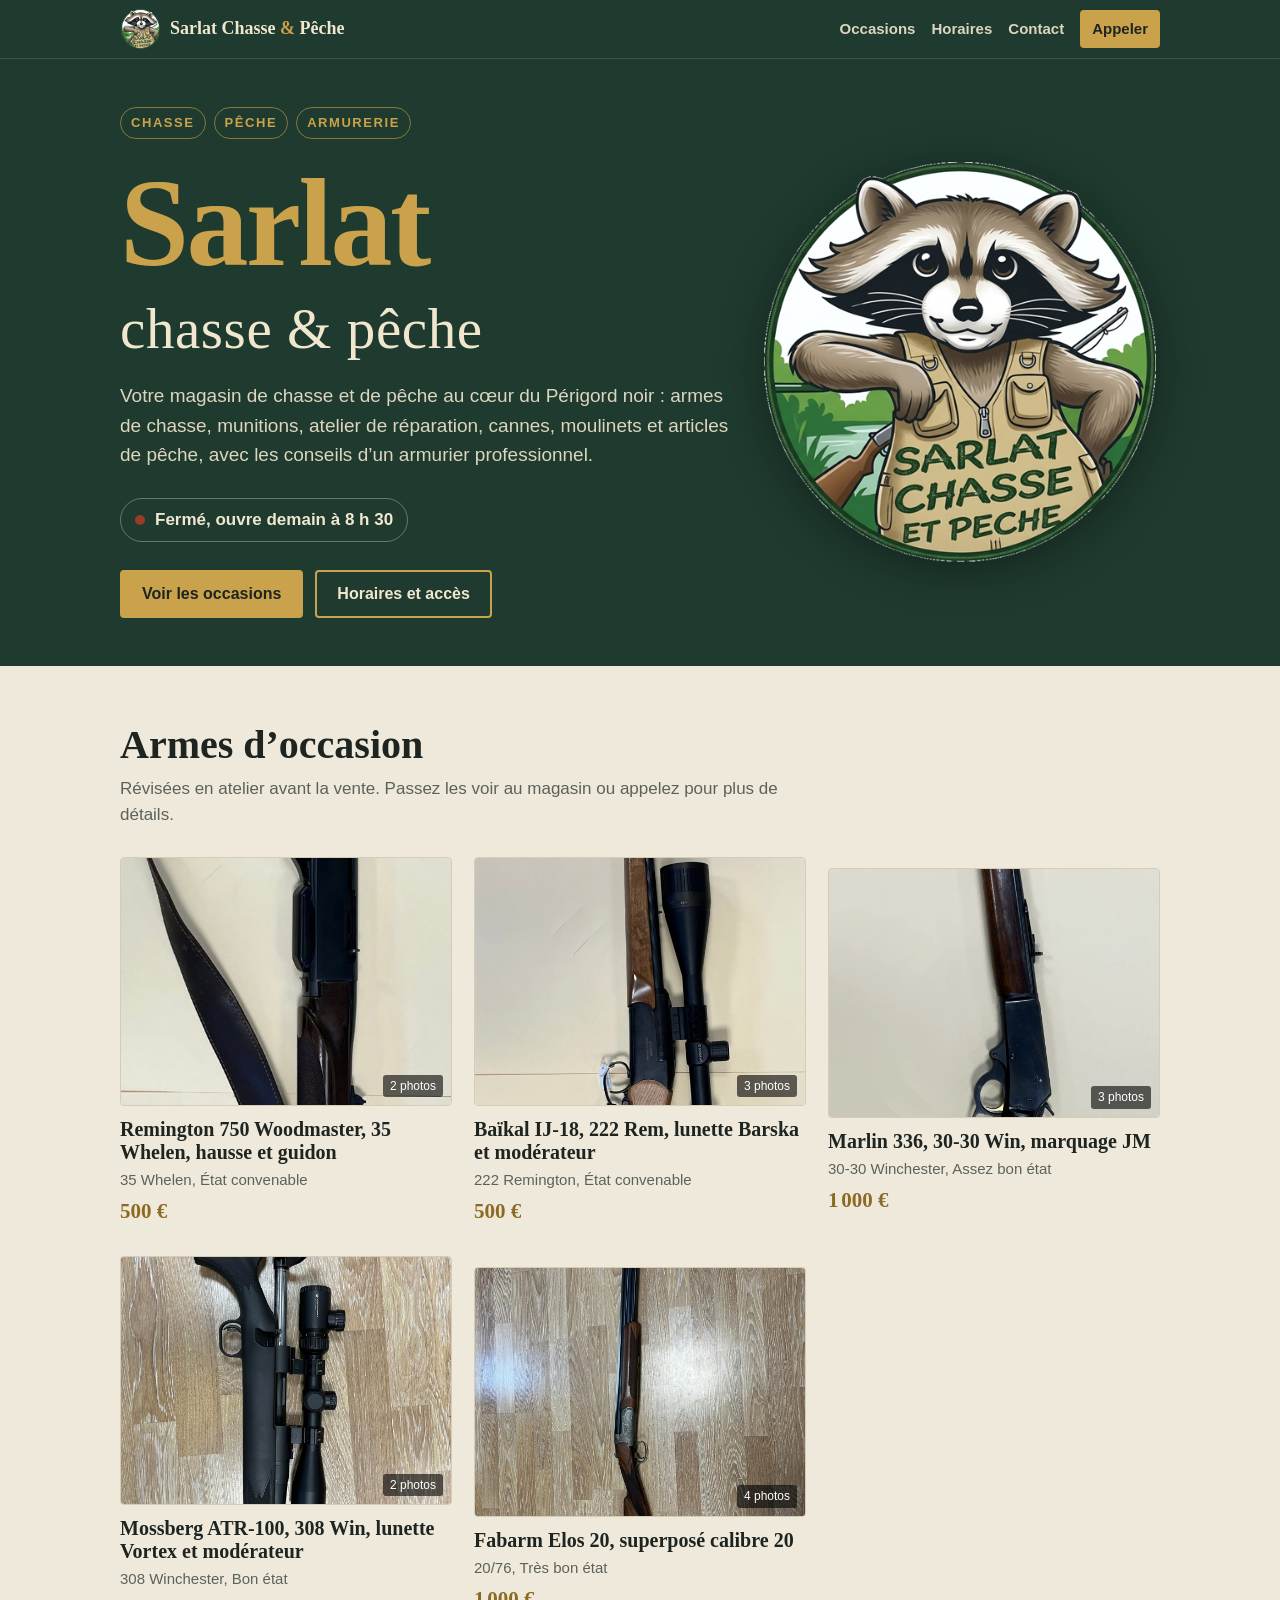
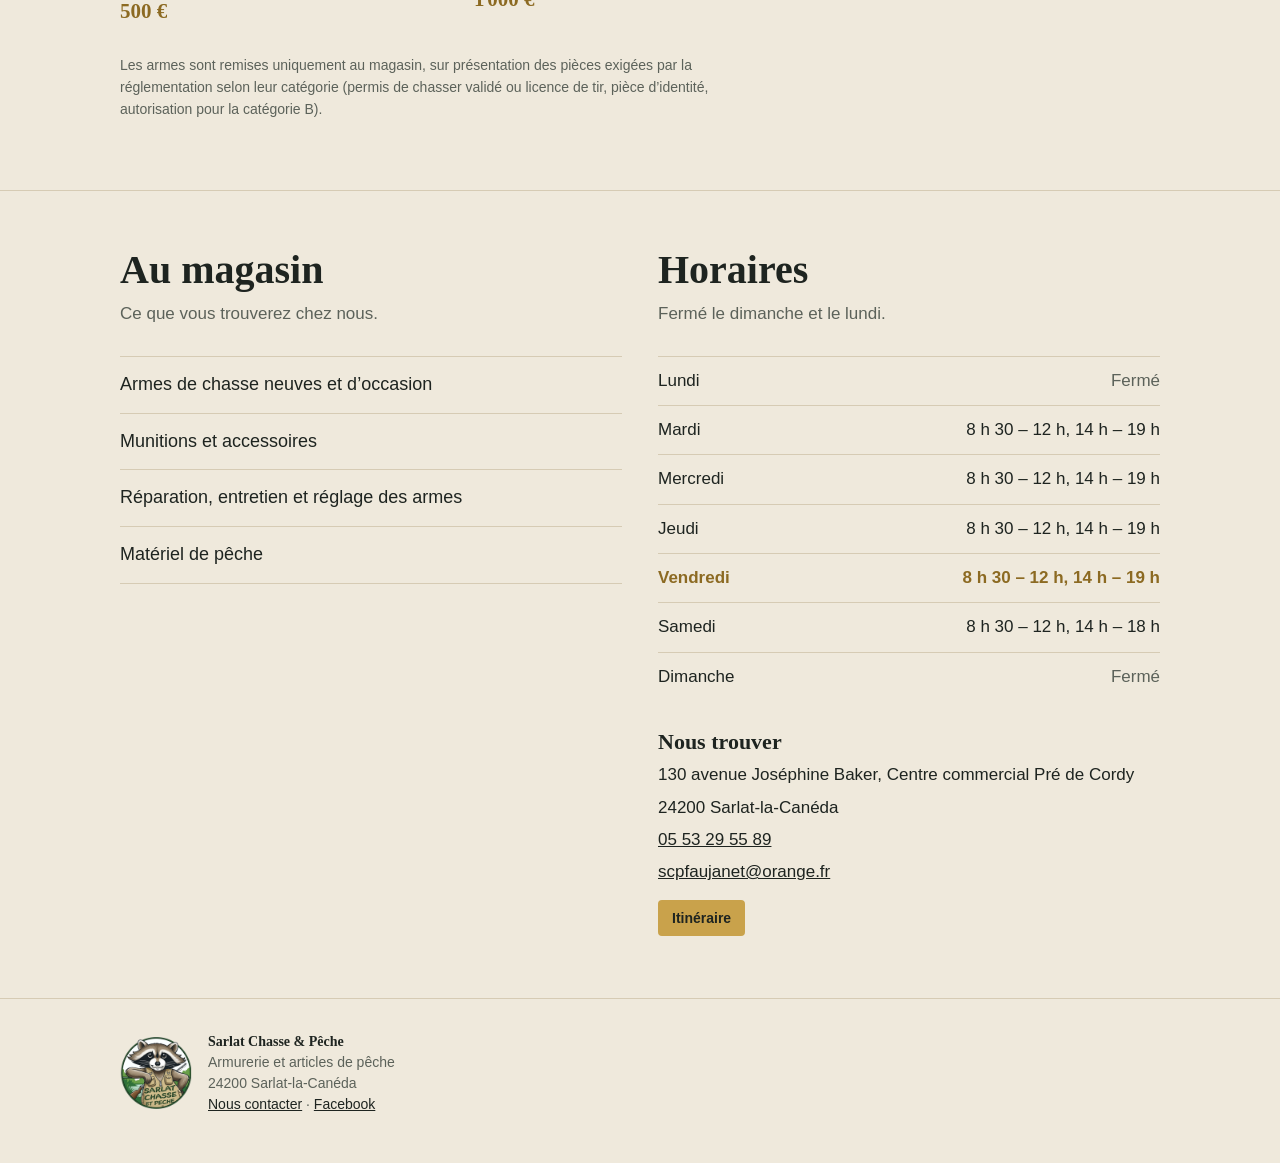
<file: index.html>
<!doctype html>
<html lang="fr"><head><meta charset="utf-8"><meta http-equiv="Content-Security-Policy" content="default-src 'self'; script-src 'self' 'unsafe-inline'; style-src 'self' 'unsafe-inline' https://fonts.googleapis.com; font-src https://fonts.gstatic.com; img-src 'self' data:; connect-src 'self'; object-src 'none'; base-uri 'self'; form-action 'self'"><meta name="referrer" content="strict-origin-when-cross-origin"><meta name="viewport" content="width=device-width, initial-scale=1, viewport-fit=cover">
<title>Sarlat Chasse et Pêche, armurerie et articles de pêche à Sarlat-la-Canéda</title>
<meta name="description" content="Sarlat Chasse et Pêche, Centre commercial Pré de Cordy à Sarlat-la-Canéda : armurerie, armes de chasse neuves et d’occasion, munitions, réparation, matériel et articles de pêche.">
<link rel="icon" type="image/png" href="images/logo-64.png">
<link rel="apple-touch-icon" href="images/logo-180.png">
<meta property="og:title" content="Sarlat Chasse et Pêche">
<meta property="og:description" content="Armurerie et articles de pêche à Sarlat-la-Canéda, Centre commercial Pré de Cordy.">
<meta property="og:image" content="https://sarlat-chasse-tir.fr/images/logo.png">
<meta property="og:url" content="https://sarlat-chasse-tir.fr/">
<link rel="canonical" href="https://sarlat-chasse-tir.fr/">
<meta property="og:type" content="website">
<link rel="preconnect" href="https://fonts.googleapis.com"><link rel="preconnect" href="https://fonts.gstatic.com" crossorigin>
<link rel="stylesheet" href="https://fonts.googleapis.com/css2?family=Bitter:wght@500;700;800&family=Source+Sans+3:wght@400;600&display=swap">
<link rel="stylesheet" href="style.css?v=3">
</head><body><div id="root"></div>
<script src="common.js"></script>
<script>
var DATA={shop:{address:'130 avenue Joséphine Baker, Centre commercial Pré de Cordy',city:'24200 Sarlat-la-Canéda',phone:'05 53 29 55 89',email:'scpfaujanet@orange.fr',services:['Armes de chasse neuves et d’occasion','Munitions et accessoires','Réparation, entretien et réglage des armes','Matériel de pêche']},listings:[]};
function parisNow(){var p={};new Intl.DateTimeFormat('en-GB',{timeZone:'Europe/Paris',weekday:'short',hour:'2-digit',minute:'2-digit',hourCycle:'h23'}).formatToParts(new Date()).forEach(function(x){p[x.type]=x.value});return{d:['Sun','Mon','Tue','Wed','Thu','Fri','Sat'].indexOf(p.weekday),m:Number(p.hour)*60+Number(p.minute)}}
function status(){var n=parisNow(),t=HOURS[n.d]||[];for(var i=0;i<t.length;i++){if(n.m>=t[i][0]&&n.m<t[i][1])return{open:true,text:'Ouvert, jusqu’à '+hm(t[i][1])};if(n.m<t[i][0])return{open:false,text:'Fermé, ouvre à '+hm(t[i][0])}}for(var k=1;k<=7;k++){var d=(n.d+k)%7;if(HOURS[d])return{open:false,text:'Fermé, ouvre '+(k===1?'demain':DAYS[d].toLowerCase())+' à '+hm(HOURS[d][0][0])}}return{open:false,text:'Fermé'}}
function hoursRows(){var n=parisNow();return [1,2,3,4,5,6,0].map(function(d){var h=HOURS[d];return '<tr class="'+(d===n.d?'today ':'')+(h?'':'off')+'"><td>'+DAYS[d]+'</td><td>'+(h?h.map(function(s){return hm(s[0])+' – '+hm(s[1])}).join(', '):'Fermé')+'</td></tr>'}).join('')}
function card(l,i){var p=l.photos||[];return '<button class="item'+(l.sold?' sold':'')+'" data-i="'+i+'"><div class="ph">'+(p.length?'<img loading="lazy" alt="'+esc(l.title)+'" src="'+img(p[0])+'">':'<div class="none">Photo à venir</div>')+(l.sold?'<span class="badge">Vendu</span>':'')+(p.length>1?'<span class="count">'+p.length+' photos</span>':'')+'</div><h3>'+esc(l.title)+'</h3><div class="meta">'+esc([l.caliber,l.condition].filter(Boolean).join(', '))+'</div>'+(!l.sold&&euro(l.price)?'<div class="price">'+euro(l.price)+'</div>':'')+'</button>'}
function render(){var s=DATA.shop,st=status(),L=DATA.listings||[],q=encodeURIComponent('Sarlat Chasse Pêche '+(s.address||'')+' '+s.city);
document.getElementById('root').innerHTML=
'<nav class="topnav"><div class="wrap"><a class="brand" href="#"><img src="images/logo-64.png" alt="" width="40" height="40"><span>Sarlat Chasse <em>&amp;</em> Pêche</span></a><div class="navlinks"><a href="#occasions">Occasions</a><a href="#infos">Horaires</a><a href="contact.html">Contact</a>'+(s.phone?'<a class="call" href="tel:'+esc(s.phone.replace(/\s/g,''))+'">Appeler</a>':'')+'</div></div></nav>'+
'<header class="hero"><div class="wrap hero-grid"><div><p class="kicker"><span>Chasse</span><span>Pêche</span><span>Armurerie</span></p><h1 class="mark">Sarlat<span>chasse &amp; pêche</span></h1><p class="lede">Votre magasin de chasse et de pêche au cœur du Périgord noir : armes de chasse, munitions, atelier de réparation, cannes, moulinets et articles de pêche, avec les conseils d’un armurier professionnel.</p><div class="status'+(st.open?' open':'')+'"><span class="dot"></span>'+st.text+'</div><div class="cta"><a class="btn" href="#occasions">Voir les occasions</a><a class="btn ghost" href="#infos">Horaires et accès</a></div></div><img class="hero-logo" src="images/logo.png" alt="Logo Sarlat Chasse et Pêche : un raton laveur en gilet de chasse avec un fusil et une canne à pêche" width="480" height="480"></div></header>'+
'<main><section id="occasions"><div class="wrap"><h2>Armes d’occasion</h2><p class="sub">Révisées en atelier avant la vente. Passez les voir au magasin ou appelez pour plus de détails.</p>'+(L.length?'<div class="grid">'+L.map(card).join('')+'</div>':'<div class="empty">Les annonces d’occasion seront bientôt en ligne. En attendant, venez découvrir les armes disponibles au magasin.</div>')+'<p class="notice">Les armes sont remises uniquement au magasin, sur présentation des pièces exigées par la réglementation selon leur catégorie (permis de chasser validé ou licence de tir, pièce d’identité, autorisation pour la catégorie B).</p></div></section>'+
'<section id="infos"><div class="wrap two"><div><h2>Au magasin</h2><p class="sub">Ce que vous trouverez chez nous.</p><ul class="services">'+(s.services||[]).map(function(x){return '<li>'+esc(x)+'</li>'}).join('')+'</ul></div><div><h2>Horaires</h2><p class="sub">Fermé le dimanche et le lundi.</p><table class="hours">'+hoursRows()+'</table><div class="contact" style="margin-top:28px"><h3 style="font-size:22px;margin-bottom:8px">Nous trouver</h3>'+(s.address?'<p>'+esc(s.address)+'</p>':'')+'<p>'+esc(s.city)+'</p>'+(s.phone?'<p><a href="tel:'+esc(s.phone.replace(/\s/g,''))+'">'+esc(s.phone)+'</a></p>':'')+(s.email?'<p><a href="mailto:'+esc(s.email)+'">'+esc(s.email)+'</a></p>':'')+'<p style="margin-top:14px"><a class="btn small" target="_blank" rel="noopener" href="https://www.google.com/maps/search/?api=1&query='+q+'">Itinéraire</a></p></div></div></div></section></main>'+
'<footer><div class="wrap foot"><img src="images/logo-180.png" alt="" width="72" height="72"><div><strong>Sarlat Chasse &amp; Pêche</strong><br>Armurerie et articles de pêche<br>'+esc(s.city)+'<br><a href="contact.html">Nous contacter</a> · <a href="https://www.facebook.com/p/Sarlat-Chasse-P%C3%AAche-100021199047154/" target="_blank" rel="noopener">Facebook</a></div></div></footer><dialog id="detail"></dialog>';
Array.prototype.forEach.call(document.querySelectorAll('.item'),function(b){b.onclick=function(){openDetail(Number(b.dataset.i))}})}
function openDetail(i){var l=DATA.listings[i],d=document.getElementById('detail'),p=l.photos||[];
d.innerHTML='<div class="dlg"><div class="dlg-head"><div><h2 style="font-size:26px">'+esc(l.title)+'</h2>'+(l.sold?'<span class="meta" style="color:var(--closed);font-weight:600">Vendu</span>':(euro(l.price)?'<div class="price">'+euro(l.price)+'</div>':''))+'</div><button class="x" aria-label="Fermer">×</button></div>'+(p.length?'<div class="gallery">'+p.map(function(f){return '<img alt="" src="'+img(f)+'">'}).join('')+'</div>'+(p.length>1?'<p class="hint">Faites glisser pour voir les autres photos.</p>':''):'')+'<dl class="facts">'+[['Calibre',l.caliber],['Catégorie',l.category],['État',l.condition]].filter(function(x){return x[1]}).map(function(x){return '<dt>'+x[0]+'</dt><dd>'+esc(x[1])+'</dd>'}).join('')+'</dl>'+(l.description?'<p class="desc">'+esc(l.description)+'</p>':'')+'<p class="meta">À voir chez Sarlat Chasse &amp; Pêche, du mardi au samedi. Tél. '+esc(DATA.shop.phone)+'</p>'+(l.sold?'':'<div class="dlg-actions"><a class="btn small" href="contact.html?annonce='+encodeURIComponent(l.id)+'">Poser une question</a>'+(DATA.shop.phone?'<a class="btn small ghost" href="tel:'+esc(DATA.shop.phone.replace(/\s/g,''))+'">Appeler</a>':'')+'</div>')+'</div>';
d.querySelector('.x').onclick=function(){d.close()};d.onclick=function(e){if(e.target===d)d.close()};d.showModal()}
render();
fetch('donnees.json?v='+Date.now(),{cache:'no-store'}).then(function(r){return r.ok?r.json():null}).then(function(j){if(j){DATA=j;render()}}).catch(function(){});
setInterval(function(){var el=document.querySelector('.status');if(!el)return;var st=status();el.className='status'+(st.open?' open':'');el.innerHTML='<span class="dot"></span>'+st.text},60000);
</script></body></html>
</file>
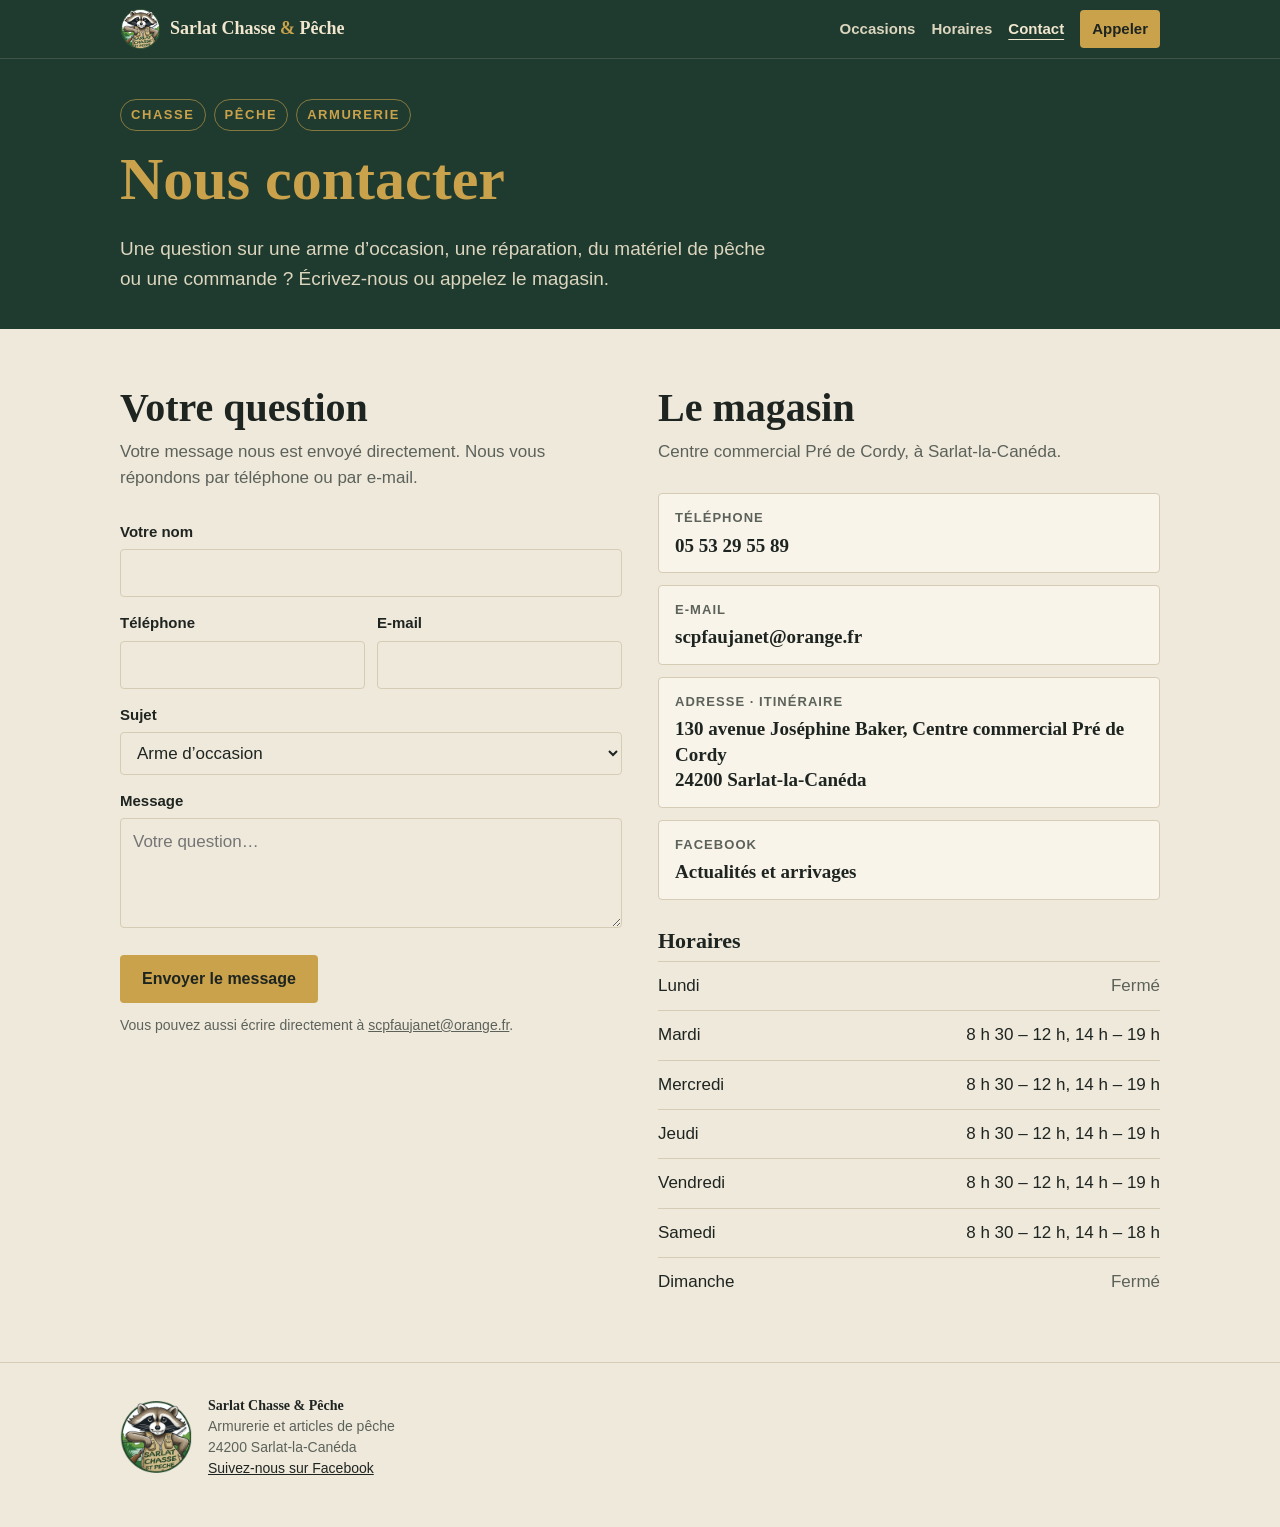
<file: contact.html>
<!doctype html>
<html lang="fr"><head><meta charset="utf-8"><meta http-equiv="Content-Security-Policy" content="default-src 'self'; script-src 'self' 'unsafe-inline'; style-src 'self' 'unsafe-inline' https://fonts.googleapis.com; font-src https://fonts.gstatic.com; img-src 'self' data:; connect-src 'self' https://formsubmit.co; object-src 'none'; base-uri 'self'; form-action 'self'"><meta name="referrer" content="strict-origin-when-cross-origin"><meta name="viewport" content="width=device-width, initial-scale=1, viewport-fit=cover">
<title>Contact, Sarlat Chasse et Pêche</title>
<meta name="description" content="Contactez Sarlat Chasse et Pêche, armurerie et articles de pêche à Sarlat-la-Canéda : téléphone, e-mail, adresse et formulaire de question.">
<link rel="icon" type="image/png" href="images/logo-64.png">
<link rel="apple-touch-icon" href="images/logo-180.png">
<link rel="preconnect" href="https://fonts.googleapis.com"><link rel="preconnect" href="https://fonts.gstatic.com" crossorigin>
<link rel="stylesheet" href="https://fonts.googleapis.com/css2?family=Bitter:wght@500;700;800&family=Source+Sans+3:wght@400;600&display=swap">
<link rel="stylesheet" href="style.css?v=3">
</head><body><div id="root"></div>
<script src="common.js"></script>
<script>
var DATA={shop:{address:'130 avenue Joséphine Baker, Centre commercial Pré de Cordy',city:'24200 Sarlat-la-Canéda',phone:'05 53 29 55 89',email:'scpfaujanet@orange.fr',services:[]},listings:[]};
var params=new URLSearchParams(location.search),about=params.get('annonce')||'';
function listing(){return (DATA.listings||[]).filter(function(l){return l.id===about})[0]}
function render(){var s=DATA.shop,l=listing(),q=encodeURIComponent('Sarlat Chasse Pêche '+(s.address||'')+' '+s.city),tel=(s.phone||'').replace(/\s/g,'');
document.getElementById('root').innerHTML=
'<nav class="topnav"><div class="wrap"><a class="brand" href="./"><img src="images/logo-64.png" alt="" width="40" height="40"><span>Sarlat Chasse <em>&amp;</em> Pêche</span></a><div class="navlinks"><a href="./#occasions">Occasions</a><a href="./#infos">Horaires</a><a href="contact.html" aria-current="page">Contact</a>'+(tel?'<a class="call" href="tel:'+esc(tel)+'">Appeler</a>':'')+'</div></div></nav>'+
'<header class="hero hero-small"><div class="wrap"><p class="kicker"><span>Chasse</span><span>Pêche</span><span>Armurerie</span></p><h1>Nous contacter</h1><p class="lede">Une question sur une arme d’occasion, une réparation, du matériel de pêche ou une commande ? Écrivez-nous ou appelez le magasin.</p></div></header>'+
'<main><section><div class="wrap two">'+
'<div><h2>Votre question</h2><p class="sub">Votre message nous est envoyé directement. Nous vous répondons par téléphone ou par e-mail.</p>'+
'<form id="cf" class="contact-form" novalidate>'+
'<label for="c-name">Votre nom</label><input id="c-name" autocomplete="name" required>'+
'<div class="row"><div><label for="c-phone">Téléphone</label><input id="c-phone" type="tel" autocomplete="tel" inputmode="tel"></div><div><label for="c-mail">E-mail</label><input id="c-mail" type="email" autocomplete="email"></div></div>'+
'<label for="c-subj">Sujet</label><select id="c-subj">'+['Arme d’occasion','Arme neuve ou commande','Réparation, entretien, réglage','Munitions et accessoires','Pêche','Autre question'].map(function(x){return '<option'+(l&&x==='Arme d’occasion'?' selected':'')+'>'+x+'</option>'}).join('')+'</select>'+
(l?'<p class="about">À propos de l’annonce : <strong>'+esc(l.title)+'</strong>'+(euro(l.price)&&!l.sold?' ('+euro(l.price)+')':'')+'</p>':'')+
'<label for="c-msg">Message</label><textarea id="c-msg" required placeholder="'+(l?'Votre question sur cette arme…':'Votre question…')+'"></textarea>'+
'<div aria-hidden="true" style="position:absolute;left:-9999px;width:1px;height:1px;overflow:hidden"><label for="c-web">Ne pas remplir</label><input id="c-web" tabindex="-1" autocomplete="off"></div>'+
'<div style="margin-top:18px"><button class="btn" type="submit" id="c-send">Envoyer le message</button></div><div class="msg" id="msg" role="status" aria-live="polite"></div>'+
'<p class="hint">Vous pouvez aussi écrire directement à <a href="mailto:'+esc(s.email)+'">'+esc(s.email)+'</a>.</p>'+
'</form></div>'+
'<div><h2>Le magasin</h2><p class="sub">Centre commercial Pré de Cordy, à Sarlat-la-Canéda.</p><div class="contact-cards">'+
(s.phone?'<a class="ccard" href="tel:'+esc(tel)+'"><span class="ccard-k">Téléphone</span><span class="ccard-v">'+esc(s.phone)+'</span></a>':'')+
(s.email?'<a class="ccard" href="mailto:'+esc(s.email)+'"><span class="ccard-k">E-mail</span><span class="ccard-v">'+esc(s.email)+'</span></a>':'')+
'<a class="ccard" target="_blank" rel="noopener" href="https://www.google.com/maps/search/?api=1&query='+q+'"><span class="ccard-k">Adresse · itinéraire</span><span class="ccard-v">'+esc(s.address)+'<br>'+esc(s.city)+'</span></a>'+
'<a class="ccard" target="_blank" rel="noopener" href="https://www.facebook.com/p/Sarlat-Chasse-P%C3%AAche-100021199047154/"><span class="ccard-k">Facebook</span><span class="ccard-v">Actualités et arrivages</span></a>'+
'</div><h3 style="font-size:22px;margin:28px 0 8px">Horaires</h3><table class="hours">'+hoursTable()+'</table></div>'+
'</div></section></main>'+
'<footer><div class="wrap foot"><img src="images/logo-180.png" alt="" width="72" height="72"><div><strong>Sarlat Chasse &amp; Pêche</strong><br>Armurerie et articles de pêche<br>'+esc(s.city)+'<br><a href="https://www.facebook.com/p/Sarlat-Chasse-P%C3%AAche-100021199047154/" target="_blank" rel="noopener">Suivez-nous sur Facebook</a></div></div></footer>';
document.getElementById('cf').onsubmit=send}
function hoursTable(){return [1,2,3,4,5,6,0].map(function(d){var h=HOURS[d];return '<tr class="'+(h?'':'off')+'"><td>'+DAYS[d]+'</td><td>'+(h?h.map(function(x){return hm(x[0])+' – '+hm(x[1])}).join(', '):'Fermé')+'</td></tr>'}).join('')}
function v(id){return document.getElementById(id).value.trim()}
var sending=false;
function say(t,err){var m=document.getElementById('msg');m.className='msg'+(err?' err':'');m.textContent=t}
function send(e){e.preventDefault();if(sending)return;var name=v('c-name'),msg=v('c-msg'),phone=v('c-phone'),mail=v('c-mail'),l=listing(),btn=document.getElementById('c-send');
if(!name||!msg){say('Indiquez au moins votre nom et votre message.',true);return}
if(!phone&&!mail){say('Laissez un téléphone ou un e-mail pour que nous puissions vous répondre.',true);return}
if(mail&&!/^[^\s@]+@[^\s@]+\.[^\s@]+$/.test(mail)){say('L’adresse e-mail ne semble pas correcte.',true);return}
if(v('c-web')){say('Message envoyé. Merci !');return}
var payload={_subject:'Site : '+v('c-subj')+(l?' : '+l.title:'')+' ('+name+')',_template:'table',_captcha:'false',Nom:name,Telephone:phone||'(non indiqué)','E-mail':mail||'(non indiqué)',Sujet:v('c-subj'),Message:msg};
if(l)payload.Annonce=l.title+(euro(l.price)?' ('+euro(l.price)+')':'');
if(mail)payload._replyto=mail;
sending=true;btn.disabled=true;btn.textContent='Envoi en cours…';say('');
fetch('https://formsubmit.co/ajax/'+encodeURIComponent(DATA.shop.email),{method:'POST',headers:{'Content-Type':'application/json','Accept':'application/json'},body:JSON.stringify(payload)})
.then(function(r){return r.json().catch(function(){return {success:r.ok?'true':'false'}})})
.then(function(j){if(String(j.success)==='true'){document.getElementById('cf').reset();say('✓ Merci '+name+', votre message est bien envoyé. Nous vous répondons au plus vite.')}
else if(/activ/i.test(j.message||'')){say('Le formulaire est en cours d’activation par le magasin. En attendant, appelez le '+DATA.shop.phone+' ou écrivez à '+DATA.shop.email+'.',true)}
else{throw new Error(j.message||'refus')}})
.catch(function(){say('Le message n’a pas pu partir. Réessayez dans un instant, ou appelez le '+DATA.shop.phone+'.',true)})
.then(function(){sending=false;btn.disabled=false;btn.textContent='Envoyer le message'})}
render();
fetch('donnees.json?v='+Date.now(),{cache:'no-store'}).then(function(r){return r.ok?r.json():null}).then(function(j){if(j){DATA=j;var keep={};['c-name','c-phone','c-mail','c-subj','c-msg'].forEach(function(id){var el=document.getElementById(id);if(el)keep[id]=el.value});render();Object.keys(keep).forEach(function(id){if(keep[id])document.getElementById(id).value=keep[id]})}}).catch(function(){});
</script></body></html>
</file>
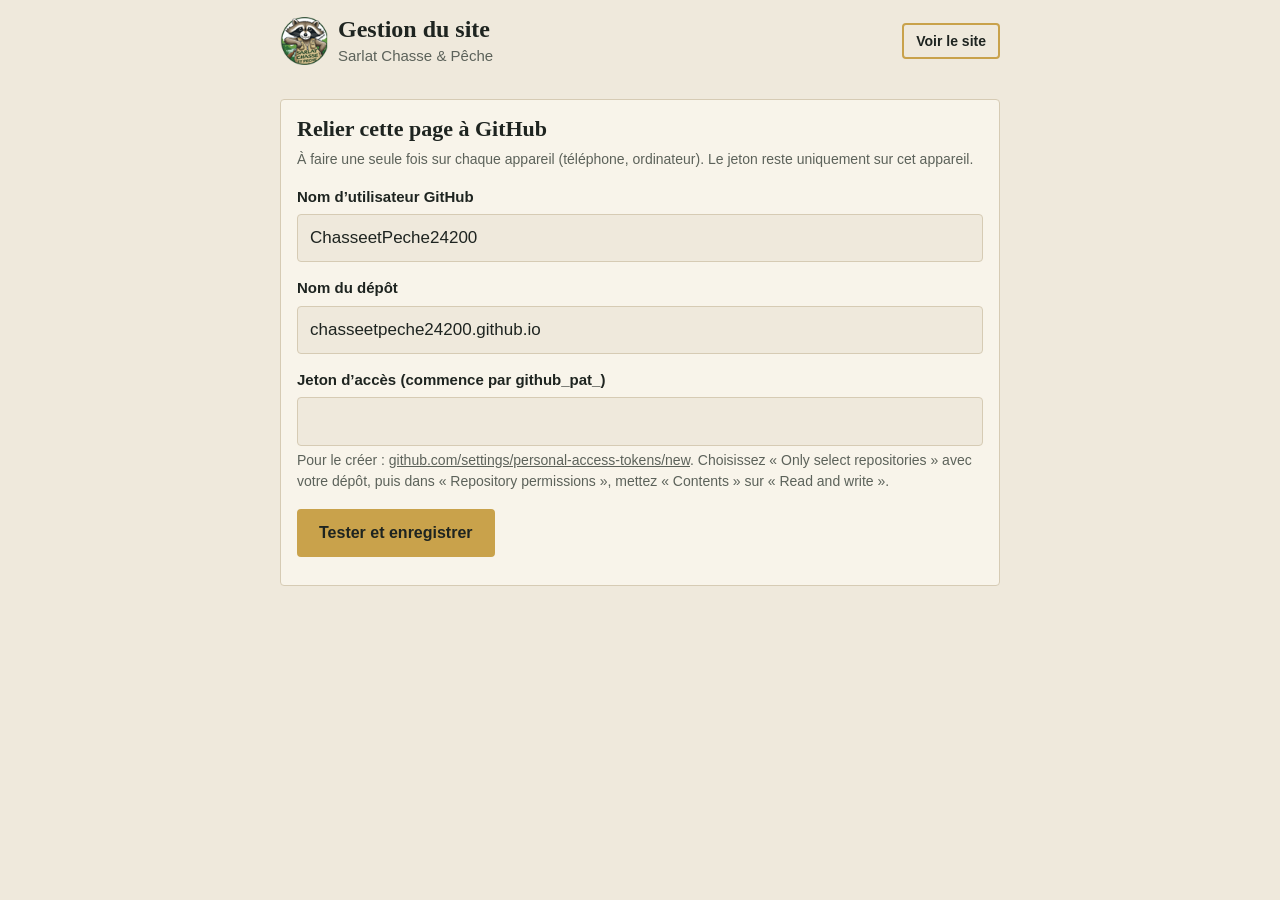
<file: gestion.html>
<!doctype html>
<html lang="fr"><head><meta charset="utf-8"><meta http-equiv="Content-Security-Policy" content="default-src 'self'; script-src 'self' 'unsafe-inline'; style-src 'self' 'unsafe-inline' https://fonts.googleapis.com; font-src https://fonts.gstatic.com; img-src 'self' data: blob:; connect-src https://api.github.com; object-src 'none'; base-uri 'self'; form-action 'none'"><meta name="referrer" content="no-referrer"><meta name="viewport" content="width=device-width, initial-scale=1, viewport-fit=cover">
<meta name="robots" content="noindex,nofollow">
<title>Gestion du site, Sarlat Chasse et Pêche</title>
<link rel="icon" type="image/png" href="images/logo-64.png">
<link rel="apple-touch-icon" href="images/logo-180.png">
<link rel="preconnect" href="https://fonts.googleapis.com"><link rel="preconnect" href="https://fonts.gstatic.com" crossorigin>
<link rel="stylesheet" href="https://fonts.googleapis.com/css2?family=Bitter:wght@500;700;800&family=Source+Sans+3:wght@400;600&display=swap">
<link rel="stylesheet" href="style.css?v=3">
</head><body><div class="wrap" style="max-width:760px">
<div class="topbar"><div class="brand"><img src="images/logo-64.png" alt="" width="48" height="48"><div><h1 style="font-size:24px">Gestion du site</h1><div class="meta">Sarlat Chasse &amp; Pêche</div></div></div><a class="btn small ghost" href="./">Voir le site</a></div>
<div id="app"></div></div>
<script src="common.js"></script>
<script>
var KEY='scp-github',CFG=null,STATE={data:null,sha:null},pending=[];
try{CFG=JSON.parse(localStorage.getItem(KEY)||'null')}catch(e){}
function guess(){var h=location.hostname,o='ChasseetPeche24200',r='chasseetpeche24200.github.io';if(/\.github\.io$/.test(h)){o=h.split('.')[0];var seg=location.pathname.split('/')[1];r=(seg&&!/\.html$/.test(seg))?seg:h}return{owner:o,repo:r}}
function $(id){return document.getElementById(id)}
function val(id){return $(id).value.trim()}
function msg(t,err){var m=$('msg');if(m){m.textContent=t;m.className='msg'+(err?' err':'')}}
function busy(on){Array.prototype.forEach.call(document.querySelectorAll('#app button,#app input,#app select,#app textarea'),function(x){x.disabled=on})}
function errText(e){if(!e||!e.status)return 'Pas de connexion internet, ou GitHub ne répond pas.';if(e.status===401)return 'Jeton invalide ou expiré. Créez-en un nouveau dans « Paramètres GitHub ».';if(e.status===403||e.status===404)return 'Le jeton n’a pas accès à ce dépôt. Vérifiez le nom du dépôt et le droit « Contents : Read and write ».';if(e.status===409||e.status===422)return 'Une autre modification était en cours, réessayez.';return 'Erreur GitHub ('+e.status+(e.detail?' : '+e.detail:'')+').'}
async function gh(method,path,body){var r;try{r=await fetch('https://api.github.com/repos/'+CFG.owner+'/'+CFG.repo+path,{method:method,headers:{'Authorization':'Bearer '+CFG.token,'Accept':'application/vnd.github+json','X-GitHub-Api-Version':'2022-11-28'},body:body?JSON.stringify(body):undefined,cache:'no-store'})}catch(x){throw {status:0}}
if(!r.ok){var e={status:r.status};try{e.detail=(await r.json()).message}catch(x){}throw e}return r.status===204?null:r.json()}
function b64(bytes){var s='';for(var i=0;i<bytes.length;i+=0x8000)s+=String.fromCharCode.apply(null,bytes.subarray(i,i+0x8000));return btoa(s)}
function fromB64(t){var bin=atob(t.replace(/\n/g,'')),u=new Uint8Array(bin.length);for(var i=0;i<bin.length;i++)u[i]=bin.charCodeAt(i);return new TextDecoder().decode(u)}
async function load(){try{var j=await gh('GET','/contents/donnees.json');STATE.data=JSON.parse(fromB64(j.content));STATE.sha=j.sha}catch(e){if(e.status===404){STATE.data={shop:{address:'',city:'24200 Sarlat-la-Canéda',phone:'',email:'',services:[]},listings:[]};STATE.sha=null}else throw e}
STATE.data.listings=(STATE.data.listings||[]).map(function(l,i){if(!l.id)l.id='a'+i+Date.now().toString(36);return l})}
async function put(message){var body={message:message,content:b64(new TextEncoder().encode(JSON.stringify(STATE.data,null,2)))};if(STATE.sha)body.sha=STATE.sha;var r=await gh('PUT','/contents/donnees.json',body);STATE.sha=r.content.sha}
async function mutate(fn,label,ok){busy(true);msg('Enregistrement…');try{await load();fn(STATE.data);await put(label);msg(ok+' Le site sera à jour d’ici une à deux minutes.');return true}catch(e){msg(errText(e),true);return false}finally{busy(false)}}

function setup(){var g=CFG||guess();
$('app').innerHTML='<div class="setup"><h2 style="font-size:22px">Relier cette page à GitHub</h2><p class="hint">À faire une seule fois sur chaque appareil (téléphone, ordinateur). Le jeton reste uniquement sur cet appareil.</p>'+
'<label for="s-owner">Nom d’utilisateur GitHub</label><input id="s-owner" value="'+esc(g.owner)+'" autocapitalize="off">'+
'<label for="s-repo">Nom du dépôt</label><input id="s-repo" value="'+esc(g.repo)+'" autocapitalize="off" placeholder="sarlatchassepeche.github.io">'+
'<label for="s-token">Jeton d’accès (commence par github_pat_)</label><input id="s-token" type="password" autocomplete="off" value="">'+
'<p class="hint">Pour le créer : <a target="_blank" rel="noopener" href="https://github.com/settings/personal-access-tokens/new">github.com/settings/personal-access-tokens/new</a>. Choisissez « Only select repositories » avec votre dépôt, puis dans « Repository permissions », mettez « Contents » sur « Read and write ».</p>'+
'<div style="margin-top:16px"><button class="btn" id="s-go">Tester et enregistrer</button></div><div class="msg" id="msg"></div></div>';
$('s-go').onclick=async function(){CFG={owner:val('s-owner'),repo:val('s-repo'),token:val('s-token')};if(!CFG.owner||!CFG.repo||!CFG.token){msg('Remplissez les trois champs.',true);return}
busy(true);msg('Vérification…');try{var r=await gh('GET','');if(!(r.permissions&&r.permissions.push)){msg('Le jeton n’a pas le droit d’écrire dans ce dépôt (« Contents : Read and write »).',true);busy(false);return}try{localStorage.setItem(KEY,JSON.stringify(CFG))}catch(e){}main()}catch(e){msg(errText(e),true);busy(false)}}}

async function main(){$('app').innerHTML='<p class="msg">Chargement…</p>';try{await load()}catch(e){$('app').innerHTML='<p class="msg err">'+errText(e)+'</p><button class="btn small ghost" id="reset">Changer de jeton</button>';$('reset').onclick=forget;return}
$('app').innerHTML='<div class="tabs" role="tablist"><button role="tab" data-t="new" aria-selected="true">Nouvelle annonce</button><button role="tab" data-t="list" aria-selected="false">Mes annonces</button><button role="tab" data-t="info" aria-selected="false">Infos du magasin</button></div><div id="pane"></div><p style="margin-top:40px"><button class="btn small ghost" id="reset">Déconnecter cet appareil</button></p>';
$('reset').onclick=forget;
Array.prototype.forEach.call(document.querySelectorAll('.tabs button'),function(t){t.onclick=function(){Array.prototype.forEach.call(document.querySelectorAll('.tabs button'),function(x){x.setAttribute('aria-selected',x===t)});pane(t.dataset.t)}});pane('new')}
function forget(){if(!confirm('Retirer le jeton de cet appareil ?'))return;try{localStorage.removeItem(KEY)}catch(e){}CFG=null;setup()}

function pane(t){var p=$('pane');
if(t==='new'){pending=[];p.innerHTML='<label for="f-title">Titre de l’annonce</label><input id="f-title" placeholder="Ex. Browning BAR MK3, 30-06">'+
'<div class="row"><div><label for="f-cal">Calibre</label><input id="f-cal" placeholder="30-06, 12/70…"></div><div><label for="f-price">Prix (€)</label><input id="f-price" type="number" inputmode="numeric" min="0"></div></div>'+
'<div class="row"><div><label for="f-cat">Catégorie</label><select id="f-cat"><option value="">Non précisée</option><option>C</option><option>B</option><option>D</option></select></div><div><label for="f-cond">État</label><select id="f-cond"><option>Très bon état</option><option>Bon état</option><option>État correct</option><option>Comme neuf</option><option>Pour pièces</option></select></div></div>'+
'<label for="f-desc">Description</label><textarea id="f-desc" placeholder="Longueur de canon, crosse, optique fournie, révision faite…"></textarea>'+
'<label for="f-ph">Photos</label><input id="f-ph" type="file" accept="image/*" multiple><p class="hint">Plusieurs photos possibles, réduites automatiquement avant l’envoi.</p><div class="thumbs" id="thumbs"></div>'+
'<div style="margin-top:20px"><button class="btn" id="f-save">Publier l’annonce</button></div><div class="msg" id="msg"></div>';
$('f-ph').onchange=async function(e){var fs=Array.prototype.slice.call(e.target.files);e.target.value='';for(var i=0;i<fs.length;i++){msg('Préparation de la photo '+(i+1)+' sur '+fs.length+'…');var b=await compress(fs[i]);pending.push({blob:b,url:URL.createObjectURL(b)});drawThumbs()}msg(pending.length+' photo(s) prête(s).')};
$('f-save').onclick=async function(){var title=val('f-title');if(!title){msg('Indiquez au moins un titre.',true);return}
busy(true);var names=[],stamp=Date.now().toString(36);try{for(var i=0;i<pending.length;i++){msg('Envoi de la photo '+(i+1)+' sur '+pending.length+'…');var name=stamp+'-'+(i+1)+'.jpg',bytes=new Uint8Array(await pending[i].blob.arrayBuffer());await gh('PUT','/contents/photos/'+name,{message:'Photo '+title,content:b64(bytes)});names.push(name)}}catch(e){msg(errText(e),true);busy(false);return}
busy(false);var item={id:stamp,title:title,caliber:val('f-cal'),price:val('f-price'),category:val('f-cat'),condition:val('f-cond'),description:$('f-desc').value.trim(),photos:names,sold:false,date:new Date().toISOString().slice(0,10)};
if(await mutate(function(d){d.listings.unshift(item)},'Annonce : '+title,'Annonce publiée.'))pane('new'),msg('Annonce publiée. Le site sera à jour d’ici une à deux minutes.')}}
if(t==='list'){var L=STATE.data.listings;p.innerHTML=L.length?'<div class="adm-list">'+L.map(function(l){return '<div class="li">'+(l.photos&&l.photos.length?'<img alt="" src="'+img(l.photos[0])+'">':'<div class="noimg"></div>')+'<div class="t"><strong>'+esc(l.title)+'</strong><div class="meta">'+(l.sold?'Vendu':euro(l.price)||'Sans prix')+'</div></div><div class="acts"><button class="btn small ghost" data-sold="'+esc(l.id)+'">'+(l.sold?'Remettre en vente':'Marquer vendu')+'</button><button class="btn small danger" data-del="'+esc(l.id)+'">Supprimer</button></div></div>'}).join('')+'</div><div class="msg" id="msg"></div>':'<p class="empty">Aucune annonce pour l’instant.</p>';
Array.prototype.forEach.call(p.querySelectorAll('[data-sold]'),function(b){b.onclick=async function(){var id=b.dataset.sold;if(await mutate(function(d){d.listings.forEach(function(l){if(l.id===id)l.sold=!l.sold})},'Statut annonce','Modifié.')){var keep=$('msg').textContent;pane('list');msg(keep)}}});
Array.prototype.forEach.call(p.querySelectorAll('[data-del]'),function(b){b.onclick=async function(){var id=b.dataset.del,l=STATE.data.listings.filter(function(x){return x.id===id})[0];if(!l||!confirm('Supprimer « '+l.title+' » et ses photos ?'))return;
if(await mutate(function(d){d.listings=d.listings.filter(function(x){return x.id!==id})},'Suppression : '+l.title,'Annonce supprimée.')){busy(true);for(var k=0;k<(l.photos||[]).length;k++){try{var f=await gh('GET','/contents/photos/'+l.photos[k]);await gh('DELETE','/contents/photos/'+l.photos[k],{message:'Suppression photo',sha:f.sha})}catch(e){}}busy(false);pane('list');msg('Annonce supprimée. Le site sera à jour d’ici une à deux minutes.')}}})}
if(t==='info'){var s=STATE.data.shop;p.innerHTML='<label for="i-addr">Adresse</label><input id="i-addr" value="'+esc(s.address)+'"><label for="i-city">Code postal et ville</label><input id="i-city" value="'+esc(s.city)+'"><div class="row"><div><label for="i-phone">Téléphone</label><input id="i-phone" type="tel" value="'+esc(s.phone)+'"></div><div><label for="i-mail">E-mail</label><input id="i-mail" type="email" value="'+esc(s.email)+'"></div></div><label for="i-serv">Ce que vous proposez (une ligne par service)</label><textarea id="i-serv">'+esc((s.services||[]).join('\n'))+'</textarea><div style="margin-top:20px"><button class="btn" id="i-save">Enregistrer</button></div><div class="msg" id="msg"></div>';
$('i-save').onclick=function(){var n={address:val('i-addr'),city:val('i-city'),phone:val('i-phone'),email:val('i-mail'),services:$('i-serv').value.split('\n').map(function(x){return x.trim()}).filter(Boolean)};mutate(function(d){d.shop=n},'Infos du magasin','Infos enregistrées.')}}}
function drawThumbs(){var t=$('thumbs');if(!t)return;t.innerHTML=pending.map(function(x,i){return '<div><img alt="" src="'+x.url+'"><button aria-label="Retirer" data-r="'+i+'">×</button></div>'}).join('');Array.prototype.forEach.call(t.querySelectorAll('[data-r]'),function(b){b.onclick=function(){pending.splice(Number(b.dataset.r),1);drawThumbs()}})}
async function compress(file){try{var bmp=await createImageBitmap(file,{imageOrientation:'from-image'});var s=Math.min(1,1600/Math.max(bmp.width,bmp.height)),c=document.createElement('canvas');c.width=Math.round(bmp.width*s);c.height=Math.round(bmp.height*s);c.getContext('2d').drawImage(bmp,0,0,c.width,c.height);return await new Promise(function(r){c.toBlob(function(b){r(b||file)},'image/jpeg',0.82)})}catch(e){return file}}
if(CFG&&CFG.token)main();else setup();
</script></body></html>
</file>
<file: style.css>
:root{--bg:#EFE9DC;--surface:#F8F4EA;--ink:#1E2420;--muted:#5C625A;--forest:#1F3A2E;--forest-ink:#F1E7CF;--stone:#C9A24B;--stone-deep:#8C6A22;--line:#D6CBB4;--ok:#2F7A4A;--closed:#9A3B2A;color-scheme:light;box-sizing:border-box;padding-top:env(safe-area-inset-top,0px);padding-bottom:env(safe-area-inset-bottom,0px)}
@media (prefers-color-scheme:dark){:root{--bg:#121815;--surface:#1A221E;--ink:#ECE6D8;--muted:#A6AB9E;--forest:#0D1913;--forest-ink:#EADDBE;--stone:#D8B45E;--stone-deep:#D8B45E;--line:#2D3832;--ok:#5FB57E;--closed:#E07A63;color-scheme:dark}}
*,*::before,*::after{box-sizing:inherit}
html{scroll-padding-top:env(safe-area-inset-top,0px);scroll-behavior:smooth}
body{margin:0;background:var(--bg);color:var(--ink);font:400 17px/1.55 "Source Sans 3","Segoe UI",Roboto,Helvetica,Arial,sans-serif}
@media (prefers-reduced-motion:reduce){html{scroll-behavior:auto}}
h1,h2,h3{font-family:Bitter,Georgia,"Times New Roman",serif;line-height:1.15;margin:0}
a{color:inherit}
img{max-width:100%;display:block}
:focus-visible{outline:3px solid var(--stone);outline-offset:2px}
.wrap{max-width:1080px;margin:0 auto;padding:0 20px}
.topnav{position:sticky;top:0;z-index:30;background:var(--forest);color:var(--forest-ink);border-bottom:1px solid rgba(241,231,207,.15);padding-top:env(safe-area-inset-top,0px)}
.topnav .wrap{display:flex;align-items:center;justify-content:space-between;gap:12px;min-height:58px}
.brand{display:flex;align-items:center;gap:10px;text-decoration:none;min-width:0}
.brand img{flex:none;width:40px;height:40px}
.topbar .brand img{width:48px;height:48px}
.brand span{font:700 18px/1.1 Bitter,Georgia,serif;white-space:nowrap;overflow:hidden;text-overflow:ellipsis}
.brand em{font-style:normal;color:var(--stone)}
.navlinks{display:flex;align-items:center;gap:16px;font-weight:600;font-size:15px}
.navlinks a{text-decoration:none;opacity:.9}
.navlinks a:hover{opacity:1;text-decoration:underline}
.navlinks .call{background:var(--stone);color:#1E2420;padding:7px 12px;border-radius:4px;opacity:1}
@media (max-width:560px){.navlinks a:not(.call){display:none}.brand span{font-size:16px}}
.hero{background:var(--forest);color:var(--forest-ink);padding:48px 0 48px}
.hero-grid{display:grid;grid-template-columns:1fr;gap:28px;align-items:center}
.hero-logo{width:min(280px,70vw);height:auto;justify-self:center;order:-1;filter:drop-shadow(0 8px 22px rgba(0,0,0,.35))}
@media (min-width:860px){.hero-grid{grid-template-columns:1fr 400px}.hero-logo{width:400px;order:0}}
.kicker{display:flex;flex-wrap:wrap;gap:8px;margin:0 0 14px}
.kicker span{font-weight:600;font-size:13px;letter-spacing:.12em;text-transform:uppercase;padding:5px 10px;border:1px solid rgba(201,162,75,.6);border-radius:999px;color:var(--stone)}
.navlinks a[aria-current="page"]{text-decoration:underline;text-underline-offset:5px;opacity:1}
.hero-small{padding:40px 0 36px}
.hero-small h1{font-size:clamp(36px,7vw,60px);color:var(--stone)}
.hero-small .lede{margin-bottom:0}
.about{background:var(--surface);border:1px solid var(--line);border-left:4px solid var(--stone);border-radius:4px;padding:10px 12px;margin:14px 0 0;font-size:15px}
.contact-cards{display:grid;gap:12px}
.ccard{display:block;text-decoration:none;background:var(--surface);border:1px solid var(--line);border-radius:4px;padding:14px 16px}
.ccard:hover{border-color:var(--stone)}
.ccard-k{display:block;font-size:13px;font-weight:600;letter-spacing:.08em;text-transform:uppercase;color:var(--muted)}
.ccard-v{display:block;font:700 19px/1.35 Bitter,Georgia,serif;margin-top:4px;overflow-wrap:anywhere}
.dlg-actions{display:flex;flex-wrap:wrap;gap:10px;margin-top:16px}
.foot a{color:var(--ink)}
.foot{display:flex;align-items:center;gap:16px;line-height:1.5}
.foot img{width:72px;height:72px;flex:none}
.foot strong{color:var(--ink);font-family:Bitter,Georgia,serif}
.mark{font-size:clamp(52px,14vw,124px);font-weight:800;letter-spacing:-.02em;color:var(--stone)}
.mark span{display:block;font-weight:500;font-size:.46em;letter-spacing:.01em;color:var(--forest-ink)}
.lede{max-width:34em;margin:20px 0 28px;font-size:19px;opacity:.9}
.status{display:inline-flex;align-items:center;gap:10px;padding:8px 14px;border:1px solid rgba(241,231,207,.35);border-radius:999px;font-weight:600}
.dot{width:10px;height:10px;border-radius:50%;background:var(--closed)}
.status.open .dot{background:#6FCB8E;box-shadow:0 0 0 4px rgba(111,203,142,.2)}
.cta{display:flex;flex-wrap:wrap;gap:12px;margin-top:28px}
.btn{display:inline-block;font:600 16px/1 "Source Sans 3",sans-serif;padding:14px 20px;border-radius:4px;border:2px solid var(--stone);background:var(--stone);color:#1E2420;text-decoration:none;cursor:pointer}
.btn.ghost{background:transparent;color:inherit}
.btn.small{padding:9px 12px;font-size:14px}
.btn.danger{border-color:var(--closed);background:transparent;color:var(--closed)}
.btn:disabled{opacity:.55;cursor:wait}
section{padding:56px 0;border-bottom:1px solid var(--line)}
h2{font-size:clamp(28px,5vw,40px);margin-bottom:8px}
.sub{color:var(--muted);margin:0 0 28px;max-width:40em}
.grid{display:grid;grid-template-columns:repeat(auto-fill,minmax(250px,1fr));gap:28px 22px}
.item{all:unset;cursor:pointer;display:block}
.item:focus-visible{outline:3px solid var(--stone);outline-offset:4px}
.ph{aspect-ratio:4/3;background:var(--surface);border:1px solid var(--line);border-radius:4px;overflow:hidden;position:relative}
.ph img{width:100%;height:100%;object-fit:cover}
.ph .none{position:absolute;inset:0;display:grid;place-items:center;color:var(--muted);font-size:14px}
.badge{position:absolute;top:10px;left:10px;background:var(--closed);color:#fff;font-weight:600;font-size:13px;padding:4px 9px;border-radius:3px}
.count{position:absolute;bottom:8px;right:8px;background:rgba(0,0,0,.6);color:#fff;font-size:12px;padding:2px 7px;border-radius:3px}
.item h3{font-size:20px;margin:12px 0 4px}
.meta{color:var(--muted);font-size:15px}
.price{font-family:Bitter,Georgia,serif;font-weight:700;font-size:21px;color:var(--stone-deep);margin-top:4px}
.item.sold{opacity:.6}
.empty{border:1px dashed var(--line);border-radius:4px;padding:28px;color:var(--muted);max-width:40em}
.notice{font-size:14px;color:var(--muted);margin-top:28px;max-width:46em}
.two{display:grid;gap:36px;grid-template-columns:1fr}
@media (min-width:760px){.two{grid-template-columns:1fr 1fr}}
.services{list-style:none;padding:0;margin:0}
.services li{padding:14px 0;border-top:1px solid var(--line);font-size:18px}
.services li:last-child{border-bottom:1px solid var(--line)}
table.hours{border-collapse:collapse;width:100%;font-size:17px}
.hours td{padding:11px 0;border-top:1px solid var(--line)}
.hours td+td{text-align:right}
.hours tr.today td{font-weight:600;color:var(--stone-deep)}
.hours tr.off td+td{color:var(--muted)}
.contact p{margin:6px 0}
footer{padding:32px 0 48px;color:var(--muted);font-size:14px}
dialog{border:0;padding:0;background:var(--surface);color:var(--ink);width:min(760px,100vw);max-height:92vh;border-radius:6px}
dialog::backdrop{background:rgba(10,16,12,.6)}
.dlg{padding:20px 20px 24px}
.dlg-head{display:flex;justify-content:space-between;align-items:start;gap:12px;margin-bottom:14px}
.x{all:unset;cursor:pointer;font-size:28px;line-height:1;padding:4px 8px}
.gallery{display:flex;gap:10px;overflow-x:auto;scroll-snap-type:x mandatory}
.gallery img{flex:0 0 100%;scroll-snap-align:start;aspect-ratio:4/3;object-fit:contain;background:#000;border-radius:4px}
.facts{display:grid;grid-template-columns:auto 1fr;gap:6px 16px;margin:16px 0}
.facts dt{color:var(--muted)}.facts dd{margin:0}
.desc{white-space:pre-wrap}
.manage{position:fixed;right:16px;bottom:calc(16px + env(safe-area-inset-bottom,0px));z-index:20;box-shadow:0 4px 14px rgba(0,0,0,.25)}
.tabs{display:flex;gap:6px;border-bottom:1px solid var(--line);margin-bottom:18px;overflow-x:auto}
.tabs button{all:unset;cursor:pointer;padding:10px 12px;font-weight:600;color:var(--muted);border-bottom:3px solid transparent}
.tabs button[aria-selected="true"]{color:var(--ink);border-color:var(--stone)}
label{display:block;font-weight:600;font-size:15px;margin:14px 0 6px}
input,select,textarea{width:100%;font:inherit;padding:10px 12px;border:1px solid var(--line);border-radius:4px;background:var(--bg);color:var(--ink)}
textarea{min-height:110px;resize:vertical}
.row{display:grid;grid-template-columns:1fr 1fr;gap:0 12px}
.thumbs{display:flex;flex-wrap:wrap;gap:8px;margin-top:10px}
.thumbs div{position:relative}
.thumbs img{width:84px;height:64px;object-fit:cover;border-radius:3px;border:1px solid var(--line)}
.thumbs button{position:absolute;top:-8px;right:-8px;width:24px;height:24px;border-radius:50%;border:0;background:var(--closed);color:#fff;cursor:pointer}
.adm-list .li{display:flex;gap:12px;align-items:center;padding:12px 0;border-top:1px solid var(--line)}
.adm-list img,.adm-list .noimg{width:64px;height:48px;object-fit:cover;border-radius:3px;background:var(--bg);flex:none}
.adm-list .t{flex:1;min-width:0}
.adm-list .acts{display:flex;gap:6px;flex-wrap:wrap;justify-content:flex-end}
.msg{margin-top:12px;font-size:15px;color:var(--muted)}
.msg.err{color:var(--closed)}
.hint{font-size:14px;color:var(--muted);margin:4px 0 0}
.setup{background:var(--surface);border:1px solid var(--line);border-radius:4px;padding:16px;margin:16px 0}
.topbar{display:flex;justify-content:space-between;align-items:center;gap:12px;padding:16px 0}
</file>
